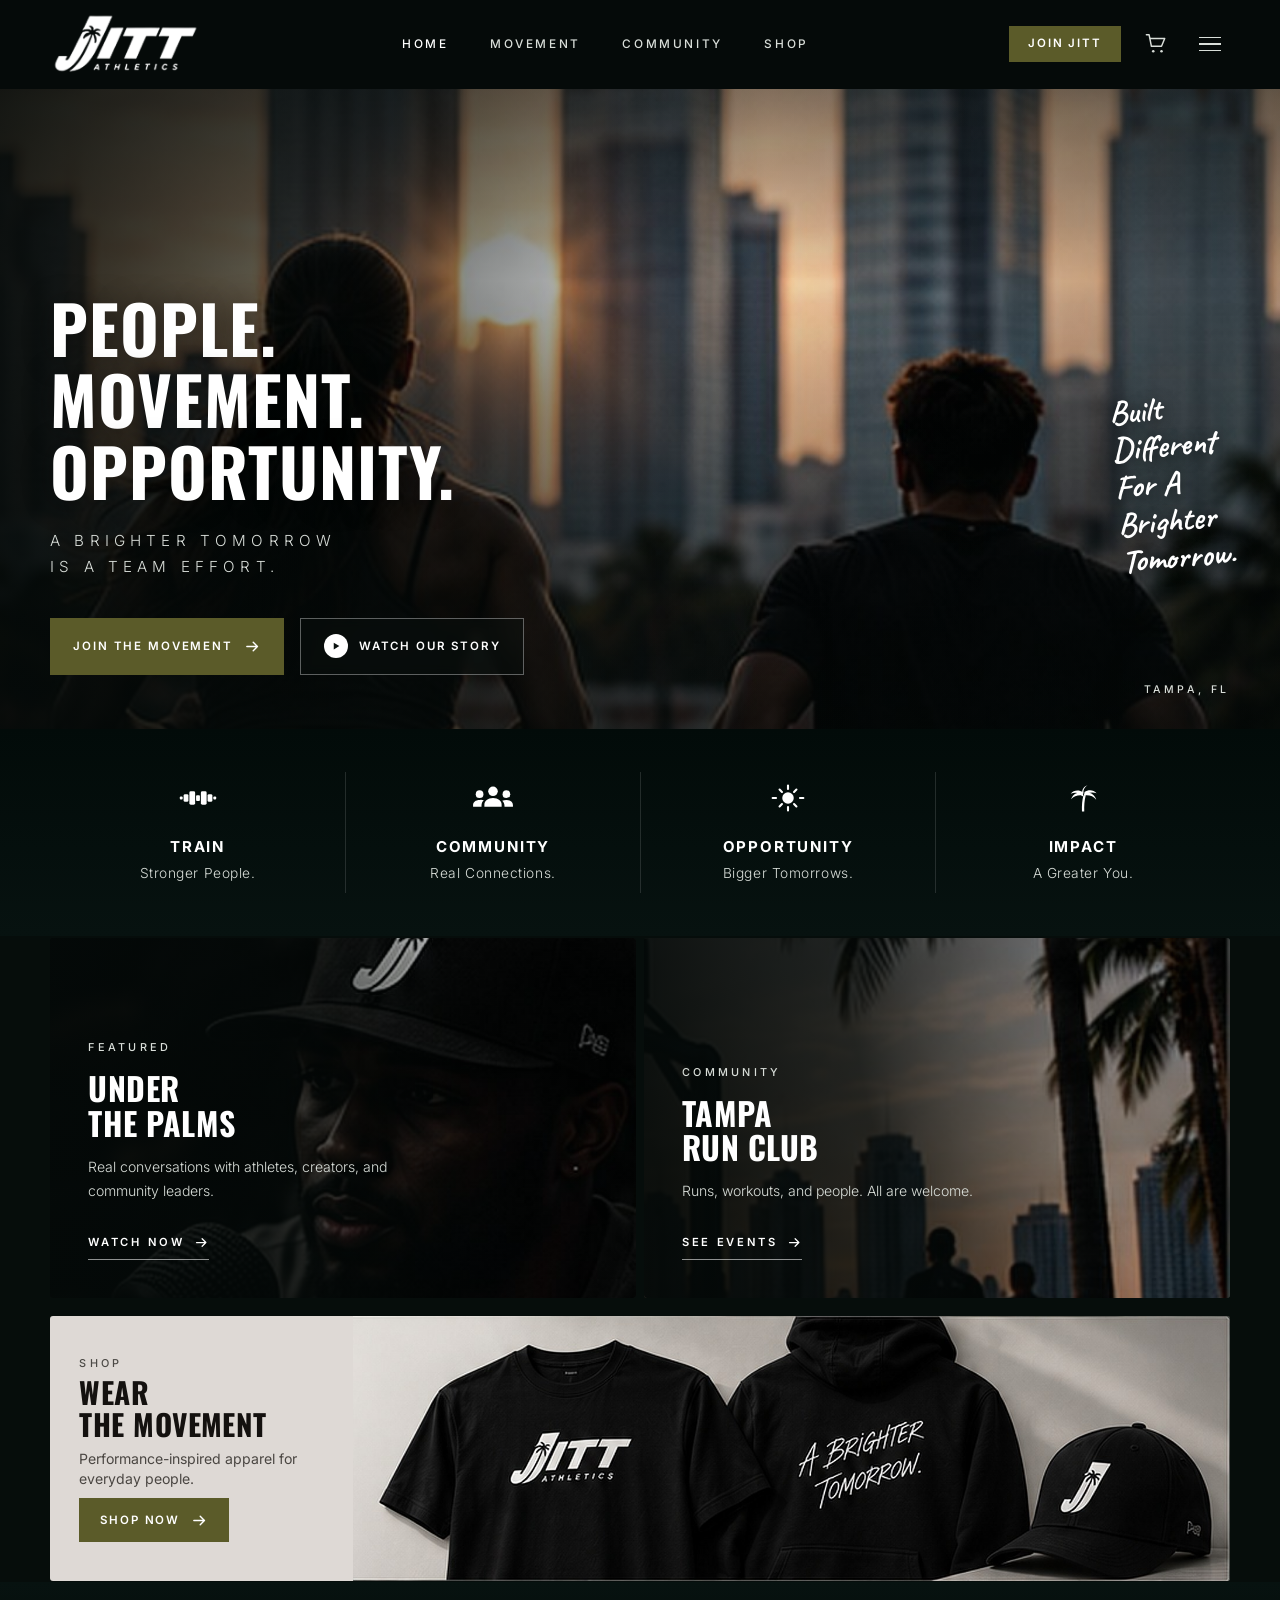
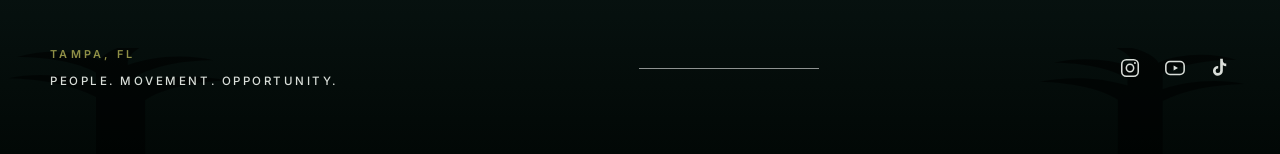
<file: index.html>
<!DOCTYPE html>
<html lang="en">
<head>
<meta charset="utf-8">
<meta name="viewport" content="width=device-width, initial-scale=1">
<title>JITT Athletics — People. Movement. Opportunity.</title>
<meta name="description" content="JITT Athletics — Tampa, FL. Train, connect, and build a brighter tomorrow. A brighter tomorrow is a team effort.">
<meta name="theme-color" content="#060d0b">

<meta property="og:type" content="website">
<meta property="og:title" content="JITT Athletics — People. Movement. Opportunity.">
<meta property="og:description" content="A brighter tomorrow is a team effort. Tampa, FL.">
<meta property="og:image" content="assets/img/og-cover.jpg">
<meta name="twitter:card" content="summary_large_image">

<link rel="icon" href="assets/img/favicon.png" type="image/png">
<link rel="apple-touch-icon" href="assets/img/apple-touch-icon.png">
<link rel="preload" href="assets/fonts/oswald-700.woff2" as="font" type="font/woff2" crossorigin>
<link rel="preload" href="assets/fonts/inter.woff2" as="font" type="font/woff2" crossorigin>
<link rel="stylesheet" href="assets/css/styles.css">
</head>
<body>

<a class="skip-link" href="#main">Skip to content</a>

<!-- ===================== HEADER ===================== -->
<header class="site-header" id="siteHeader">
  <div class="wrap header-inner">
    <a class="logo" href="#top" aria-label="JITT Athletics — home">
      <img src="assets/img/jitt-logo.png" alt="JITT Athletics" width="332" height="144">
    </a>

    <nav class="nav" id="nav" aria-label="Main">
      <a href="#top">Home</a>
      <a href="#movement">Movement</a>
      <a href="#community">Community</a>
      <a href="#shop">Shop</a>
      <a class="nav-join" href="mailto:hello@jittathletics.com?subject=Join%20JITT" data-join>Join JITT</a>
    </nav>

    <div class="header-actions">
      <a class="btn btn-join desktop-only" href="mailto:hello@jittathletics.com?subject=Join%20JITT" data-join>Join JITT</a>

      <button class="icon-btn" type="button" aria-label="Cart (0 items)" id="cartBtn">
        <svg viewBox="0 0 24 24" aria-hidden="true" fill="none" stroke="currentColor" stroke-width="1.6">
          <circle cx="9" cy="20" r="1.4" fill="currentColor" stroke="none"/>
          <circle cx="18" cy="20" r="1.4" fill="currentColor" stroke="none"/>
          <path d="M1.5 2h3l2.5 12.5h11L21.5 6H6" stroke-linecap="round" stroke-linejoin="round"/>
        </svg>
      </button>

      <button class="icon-btn nav-toggle" id="navToggle" aria-expanded="false" aria-controls="nav" aria-label="Open menu">
        <span></span><span></span><span></span>
      </button>
    </div>
  </div>
</header>

<main id="main">

  <!-- ===================== HERO ===================== -->
  <section class="hero" id="top">
    <img class="hero-img" src="assets/img/hero.jpg" alt="Three runners along the Tampa waterfront at sunset, city skyline behind them" fetchpriority="high">
    <div class="hero-scrim" aria-hidden="true"></div>

    <div class="wrap hero-inner">
      <div class="hero-copy">
        <h1 class="hero-title">People.<br>Movement.<br>Opportunity.</h1>
        <p class="hero-sub">A brighter tomorrow<br>is a team effort.</p>
        <div class="hero-actions">
          <a class="btn btn-primary" href="mailto:hello@jittathletics.com?subject=Join%20JITT" data-join>
            Join the movement
            <svg class="arrow" viewBox="0 0 24 24" aria-hidden="true"><path d="M4 12h15m-6-6 6 6-6 6" fill="none" stroke="currentColor" stroke-width="2" stroke-linecap="round" stroke-linejoin="round"/></svg>
          </a>
          <a class="btn btn-glass" href="#movement">
            <span class="play" aria-hidden="true">
              <svg viewBox="0 0 24 24"><path d="M9 7.5v9l7.5-4.5z" fill="currentColor"/></svg>
            </span>
            Watch our story
          </a>
        </div>
      </div>

      <p class="hero-script" aria-hidden="true">Built<br>Different<br>For A<br>Brighter<br>Tomorrow.</p>
      <p class="hero-place">Tampa, FL</p>
    </div>
  </section>

  <!-- ===================== PILLARS ===================== -->
  <section class="pillars" id="movement" aria-label="What JITT is about">
    <div class="wrap pillar-grid">

      <div class="pillar reveal">
        <svg class="pillar-icon" viewBox="0 0 48 32" aria-hidden="true" fill="currentColor">
          <rect x="22" y="13" width="4" height="6" rx="1"/>
          <rect x="15" y="9" width="6" height="14" rx="1.5"/>
          <rect x="27" y="9" width="6" height="14" rx="1.5"/>
          <rect x="9" y="12" width="5" height="8" rx="1.5"/>
          <rect x="34" y="12" width="5" height="8" rx="1.5"/>
          <rect x="5" y="14.5" width="3" height="3" rx="1"/>
          <rect x="40" y="14.5" width="3" height="3" rx="1"/>
        </svg>
        <h2>Train</h2>
        <p>Stronger People.</p>
      </div>

      <div class="pillar reveal">
        <svg class="pillar-icon" viewBox="0 0 48 32" aria-hidden="true" fill="currentColor">
          <circle cx="24" cy="9" r="5"/>
          <path d="M24 16c-5.5 0-9 3.2-9 7v2h18v-2c0-3.8-3.5-7-9-7z"/>
          <circle cx="10" cy="12" r="4"/>
          <path d="M10 18c-4.2 0-6.8 2.4-6.8 5.3V25H12v-1.2c0-2.2.9-4.2 2.4-5.5A11 11 0 0 0 10 18z"/>
          <circle cx="38" cy="12" r="4"/>
          <path d="M38 18c-1.6 0-3 .3-4.4.8 1.5 1.3 2.4 3.3 2.4 5.5V25h8.8v-1.7c0-2.9-2.6-5.3-6.8-5.3z"/>
        </svg>
        <h2>Community</h2>
        <p>Real Connections.</p>
      </div>

      <div class="pillar reveal">
        <svg class="pillar-icon" viewBox="0 0 48 32" aria-hidden="true" fill="none" stroke="currentColor" stroke-width="2.2" stroke-linecap="round">
          <circle cx="24" cy="16" r="6" fill="currentColor" stroke="none"/>
          <path d="M24 3v3.5M24 25.5V29M11.5 16H8M40 16h-3.5M15.2 7.2l2.5 2.5M30.3 22.3l2.5 2.5M32.8 7.2l-2.5 2.5M17.7 22.3l-2.5 2.5"/>
        </svg>
        <h2>Opportunity</h2>
        <p>Bigger Tomorrows.</p>
      </div>

      <div class="pillar reveal">
        <svg class="pillar-icon" viewBox="0 0 48 32" aria-hidden="true" fill="currentColor">
          <path d="M22.9 30c-.2-6.1.2-11.7 1.5-16.6l2.3.6C25.5 18.6 25.1 24 25.3 30z"/>
          <path d="M24.2 13.4c-4.9-1-9.6.5-12.7 4 1.7-5.2 6.2-8 11.9-7.1z"/>
          <path d="M24 12.6c-4.3-2.5-9.2-2.8-12.8-1.1 3-3.9 8.5-4.4 12.6-1.7z"/>
          <path d="M25.2 13.4c5-.9 9.6.7 12.6 4.3-1.5-5.3-6-8.2-11.7-7.4z"/>
          <path d="M25.4 12.6c4.2-2.6 9.1-3.1 12.8-1.5-3.1-3.8-8.6-4.2-12.6-1.3z"/>
          <path d="M24.6 11.3c-.7-3.6 1.2-7 4.1-8.3-3.2.4-5.9 3.7-5.5 8z"/>
          <circle cx="23.3" cy="13.1" r="1"/><circle cx="26" cy="12.8" r="1"/>
        </svg>
        <h2>Impact</h2>
        <p>A Greater You.</p>
      </div>

    </div>
  </section>

  <!-- ===================== FEATURE CARDS ===================== -->
  <section class="features" id="community">
    <div class="wrap">
      <div class="feature-row">

        <article class="feature reveal">
          <img class="feature-img" src="assets/img/podcast.jpg" alt="A JITT Athletics guest speaking into a studio microphone">
          <div class="feature-scrim" aria-hidden="true"></div>
          <div class="feature-body">
            <p class="label">Featured</p>
            <h2>Under<br>the Palms</h2>
            <p class="feature-text">Real conversations with athletes, creators, and community leaders.</p>
            <a class="link-arrow" href="#">Watch now
              <svg viewBox="0 0 24 24" aria-hidden="true"><path d="M4 12h15m-6-6 6 6-6 6" fill="none" stroke="currentColor" stroke-width="2" stroke-linecap="round" stroke-linejoin="round"/></svg>
            </a>
          </div>
        </article>

        <article class="feature reveal">
          <img class="feature-img" src="assets/img/runclub.jpg" alt="Two runners watching the Tampa skyline from a palm-lined court at dusk">
          <div class="feature-scrim" aria-hidden="true"></div>
          <div class="feature-body">
            <p class="label">Community</p>
            <h2>Tampa<br>Run Club</h2>
            <p class="feature-text">Runs, workouts, and people. All are welcome.</p>
            <a class="link-arrow" href="#">See events
              <svg viewBox="0 0 24 24" aria-hidden="true"><path d="M4 12h15m-6-6 6 6-6 6" fill="none" stroke="currentColor" stroke-width="2" stroke-linecap="round" stroke-linejoin="round"/></svg>
            </a>
          </div>
        </article>

      </div>

      <!-- Shop banner -->
      <article class="shop reveal" id="shop">
        <div class="shop-copy">
          <p class="label">Shop</p>
          <h2>Wear<br>the Movement</h2>
          <p class="shop-text">Performance-inspired apparel for everyday people.</p>
          <a class="btn btn-primary" href="#">
            Shop now
            <svg class="arrow" viewBox="0 0 24 24" aria-hidden="true"><path d="M4 12h15m-6-6 6 6-6 6" fill="none" stroke="currentColor" stroke-width="2" stroke-linecap="round" stroke-linejoin="round"/></svg>
          </a>
        </div>
        <img class="shop-img" src="assets/img/products.jpg" alt="JITT Athletics black tee, hoodie, and cap">
      </article>
    </div>
  </section>

</main>

<!-- ===================== FOOTER ===================== -->
<footer class="site-footer">
  <div class="palms" aria-hidden="true"></div>
  <div class="wrap footer-inner">
    <div class="footer-left">
      <p class="footer-place">Tampa, FL</p>
      <p class="footer-tag">People. Movement. Opportunity.</p>
    </div>

    <span class="footer-rule" aria-hidden="true"></span>

    <nav class="socials" aria-label="Social media">
      <!-- EDIT ME: point these at the real profiles -->
      <a href="#" aria-label="JITT Athletics on Instagram">
        <svg viewBox="0 0 24 24" aria-hidden="true" fill="none" stroke="currentColor" stroke-width="1.7">
          <rect x="3" y="3" width="18" height="18" rx="5"/><circle cx="12" cy="12" r="4"/><circle cx="17.4" cy="6.6" r="1.1" fill="currentColor" stroke="none"/>
        </svg>
      </a>
      <a href="#" aria-label="JITT Athletics on YouTube">
        <svg viewBox="0 0 24 24" aria-hidden="true" fill="none" stroke="currentColor" stroke-width="1.7">
          <rect x="2" y="5" width="20" height="14" rx="4.5"/><path d="M10.5 9.2v5.6l4.8-2.8z" fill="currentColor" stroke="none"/>
        </svg>
      </a>
      <a href="#" aria-label="JITT Athletics on TikTok">
        <svg viewBox="0 0 24 24" aria-hidden="true" fill="currentColor">
          <path d="M16.2 2h-2.9v13.1a2.5 2.5 0 1 1-2.2-2.5v-2.9a5.4 5.4 0 1 0 5.1 5.4V8.9a6.4 6.4 0 0 0 3.7 1.2V7.2a3.7 3.7 0 0 1-3.7-3.7V2z"/>
        </svg>
      </a>
    </nav>
  </div>

</footer>

<!-- ===================== JOIN DIALOG ===================== -->
<!-- Gives the "Join JITT" buttons somewhere to go without adding a section
     that isn't in the design. -->
<div class="modal" id="joinModal" hidden>
  <div class="modal-backdrop" data-close></div>
  <div class="modal-panel" role="dialog" aria-modal="true" aria-labelledby="joinTitle">
    <button class="modal-close" type="button" aria-label="Close" data-close>&times;</button>
    <p class="label">Join JITT</p>
    <h2 id="joinTitle">Get on the list</h2>
    <p class="modal-text">Runs, drops, and events in Tampa — straight to your inbox. No spam.</p>

    <!--
      FORM SETUP: create a free form at https://formspree.io (or Mailchimp,
      Beehiiv, ConvertKit) and paste the endpoint into action="" below.
      Until then this falls back to opening the visitor's email app.
    -->
    <form class="join-form" id="joinForm" data-mailto="hello@jittathletics.com" novalidate>
      <label class="sr-only" for="joinEmail">Email address</label>
      <input id="joinEmail" name="email" type="email" placeholder="you@email.com" autocomplete="email" required>
      <button class="btn btn-primary" type="submit">Join</button>
    </form>
    <p class="form-note" id="joinNote" role="status"></p>
  </div>
</div>

<script src="assets/js/main.js"></script>
</body>
</html>
</file>
<file: assets/css/styles.css>
/* ==========================================================================
   JITT ATHLETICS
   Palette sampled from the brand comp. Change the brand in :root below.
   ========================================================================== */

/* ---- Self-hosted fonts (latin subset, from Google Fonts) ---- */
@font-face {
  font-family: 'Oswald';
  font-style: normal; font-weight: 700; font-display: swap;
  src: url("../fonts/oswald-700.woff2") format("woff2");
}
@font-face {
  font-family: 'Caveat';
  font-style: normal; font-weight: 700; font-display: swap;
  src: url("../fonts/caveat-700.woff2") format("woff2");
}
@font-face {
  font-family: 'Inter';
  font-style: normal; font-weight: 300 700; font-display: swap;
  src: url("../fonts/inter.woff2") format("woff2");
}


:root {
  /* ---- Brand ---- */
  --bg:          #060d0b;   /* near-black green, page base */
  --bg-2:        #0a1512;   /* raised bands */
  --bg-3:        #0e1a16;   /* cards */
  --accent:      #5b5b29;   /* olive — buttons */
  --accent-hi:   #8f8f46;   /* brighter olive — small text, hovers */
  --cream:       #ded9d5;   /* light shop panel */
  --ink:         #ffffff;
  --ink-soft:    #d9ded9;
  --muted:       #97a19a;
  --line:        rgba(255,255,255,0.13);

  /* ---- Type ---- */
  --display: "Oswald", "Arial Narrow", sans-serif;
  --body:    "Inter", -apple-system, BlinkMacSystemFont, "Segoe UI", Roboto, sans-serif;
  --script:  "Caveat", "Segoe Script", cursive;

  --wrap: 1180px;
  --header-h: 88px;
}

*, *::before, *::after { box-sizing: border-box; }
html { scroll-behavior: smooth; }
body {
  margin: 0;
  background: var(--bg);
  color: var(--ink);
  font-family: var(--body);
  font-size: 16px;
  line-height: 1.6;
  -webkit-font-smoothing: antialiased;
  overflow-x: hidden;
}
img { display: block; max-width: 100%; }
h1, h2 {
  font-family: var(--display);
  font-weight: 700;
  text-transform: uppercase;
  line-height: 1.08;
  letter-spacing: 0.015em;
  margin: 0;
}
p { margin: 0; }
a { color: inherit; text-decoration: none; }

.wrap { width: min(100% - 2.5rem, var(--wrap)); margin-inline: auto; }
.sr-only {
  position: absolute; width: 1px; height: 1px; padding: 0; margin: -1px;
  overflow: hidden; clip: rect(0 0 0 0); white-space: nowrap; border: 0;
}
.skip-link {
  position: absolute; left: -999px; top: 0; z-index: 300;
  background: var(--accent); color: #fff; padding: 0.8rem 1.25rem; font-weight: 600;
}
.skip-link:focus { left: 0; }
:focus-visible { outline: 2px solid var(--accent-hi); outline-offset: 3px; }

/* Small uppercase label used across sections */
.label {
  font-size: 0.68rem; font-weight: 500;
  text-transform: uppercase; letter-spacing: 0.3em;
  color: var(--ink-soft); margin-bottom: 0.9rem;
}

/* ===================== Header ===================== */
.site-header {
  position: sticky; top: 0; z-index: 120;
  background: #050a09;
  border-bottom: 1px solid transparent;
  transition: border-color 0.3s ease;
}
.site-header.scrolled { border-bottom-color: var(--line); }
.header-inner {
  display: flex; align-items: center; justify-content: space-between;
  height: var(--header-h); gap: 1.5rem;
}
.logo img { width: 152px; height: auto; }

.nav { display: flex; align-items: center; gap: 2.6rem; }
.nav > a {
  font-size: 0.74rem; font-weight: 500;
  text-transform: uppercase; letter-spacing: 0.22em;
  color: var(--ink-soft); transition: color 0.2s ease;
  white-space: nowrap;
}
.nav > a:hover, .nav > a.active { color: #fff; }
.nav-join { display: none; }

.header-actions { display: flex; align-items: center; gap: 0.9rem; }

.icon-btn {
  display: grid; place-items: center;
  width: 40px; height: 40px; padding: 0;
  background: none; border: 0; color: var(--ink-soft); cursor: pointer;
  transition: color 0.2s ease;
}
.icon-btn:hover { color: #fff; }
.icon-btn svg { width: 22px; height: 22px; }

/* flex, not the .icon-btn grid: grid stretches the three auto rows apart,
   which stops the bars meeting in the middle to form the close X. */
.nav-toggle { display: flex; flex-direction: column; align-items: center; justify-content: center; gap: 5px; }
.nav-toggle span {
  display: block; width: 22px; height: 1.5px; background: currentColor;
  transition: transform 0.25s ease, opacity 0.2s ease;
}
.nav-toggle[aria-expanded="true"] span:nth-child(1) { transform: translateY(6.5px) rotate(45deg); }
.nav-toggle[aria-expanded="true"] span:nth-child(2) { opacity: 0; }
.nav-toggle[aria-expanded="true"] span:nth-child(3) { transform: translateY(-6.5px) rotate(-45deg); }

/* ===================== Buttons ===================== */
.btn {
  display: inline-flex; align-items: center; justify-content: center; gap: 0.7rem;
  padding: 0.78rem 1.25rem; line-height: 1;
  font-family: var(--body); font-size: 0.72rem; font-weight: 600;
  text-transform: uppercase; letter-spacing: 0.16em;
  border: 1px solid transparent; cursor: pointer;
  transition: background 0.2s ease, border-color 0.2s ease, transform 0.15s ease;
}
.btn:active { transform: translateY(1px); }
.btn .arrow { width: 17px; height: 17px; flex: none; transition: transform 0.25s ease; }
.btn:hover .arrow { transform: translateX(4px); }

.btn-primary { background: var(--accent); color: #fff; border-color: var(--accent); }
.btn-primary:hover { background: #6b6b31; border-color: #6b6b31; }

.btn-join { background: var(--accent); color: #fff; padding: 0.72rem 1.15rem; }
.btn-join:hover { background: #6b6b31; }

.btn-glass {
  background: rgba(10,16,14,0.5); color: #fff;
  border-color: rgba(255,255,255,0.35);
  backdrop-filter: blur(6px);
}
.btn-glass:hover { background: rgba(10,16,14,0.75); border-color: #fff; }
.play {
  display: grid; place-items: center; flex: none;
  width: 24px; height: 24px; border-radius: 50%; background: #fff; color: #0a120f;
}
.play svg { width: 18px; height: 18px; }

/* ===================== Hero ===================== */
.hero {
  position: relative;
  min-height: clamp(420px, 55vw, 640px);
  display: flex; align-items: flex-end;
  padding-bottom: clamp(2rem, 5.3vw, 3.4rem);
  overflow: hidden;
}
.hero-img {
  position: absolute; inset: 0;
  width: 100%; height: 100%;
  object-fit: cover; object-position: 60% 42%;
}
.hero-scrim {
  position: absolute; inset: 0;
  background:
    linear-gradient(90deg, rgba(4,9,8,0.88) 0%, rgba(4,9,8,0.5) 34%, rgba(4,9,8,0.05) 60%, rgba(4,9,8,0.3) 100%),
    linear-gradient(180deg, rgba(4,9,8,0.45) 0%, transparent 30%, rgba(4,9,8,0.6) 100%);
}
.hero-inner { position: relative; z-index: 2; width: min(100% - 2.5rem, var(--wrap)); }
.hero-copy { max-width: 40rem; }

.hero-title {
  font-size: clamp(2.1rem, 5.18vw, 4.4rem);
  margin-bottom: 1.35rem;
  text-shadow: 0 2px 30px rgba(0,0,0,0.45);
}
.hero-sub {
  font-size: clamp(0.78rem, 1.35vw, 0.95rem); font-weight: 300;
  text-transform: uppercase; letter-spacing: 0.34em; line-height: 1.7;
  color: var(--ink-soft); margin-bottom: 2.4rem;
}
.hero-actions { display: flex; flex-wrap: wrap; gap: 1rem; }
.hero-actions .btn { padding: 0.95rem 1.4rem; }

.hero-script {
  position: absolute; right: 0; top: 50%;
  transform: translateY(-50%) rotate(-5deg);
  font-family: var(--script); font-size: clamp(1.5rem, 2.6vw, 2.1rem);
  line-height: 1.12; text-align: left; color: #fff;
  text-shadow: 0 2px 16px rgba(0,0,0,0.6);
  pointer-events: none;
}
.hero-place {
  position: absolute; right: 0; bottom: -1.5rem;
  font-size: 0.66rem; font-weight: 500;
  text-transform: uppercase; letter-spacing: 0.34em; color: var(--ink-soft);
}

/* ===================== Pillars ===================== */
.pillars {
  background: linear-gradient(180deg, #020b09 0%, #071210 100%);
  padding: clamp(2rem, 3.4vw, 2.7rem) 0;
}
.pillar-grid { display: grid; grid-template-columns: repeat(4, 1fr); }
.pillar {
  text-align: center; padding: 0.6rem clamp(0.5rem, 2vw, 1.5rem);
  border-left: 1px solid var(--line);
}
.pillar:first-child { border-left: 0; }
.pillar-icon { width: 46px; height: 32px; color: #fff; margin: 0 auto 1.1rem; }
.pillar h2 {
  font-family: var(--body); font-weight: 700; font-size: 0.94rem;
  text-transform: uppercase; letter-spacing: 0.12em; margin-bottom: 0.4rem;
}
.pillar p { font-size: 0.86rem; font-weight: 300; color: var(--ink-soft); letter-spacing: 0.04em; }

/* ===================== Feature cards ===================== */
/* The comp butts the cards straight against the pillars and the footer. */
.features { padding: 2px 0 1px; }
.feature-row { display: grid; grid-template-columns: 1fr 1fr; gap: 0.45rem; margin-bottom: 1.1rem; }

.feature {
  position: relative;
  min-height: clamp(280px, 28.9vw, 360px);
  display: flex; align-items: flex-end;
  border-radius: 3px; overflow: hidden;
  background: var(--bg-3);
}
.feature-img {
  position: absolute; inset: 0;
  width: 100%; height: 100%; object-fit: cover;
  transition: transform 0.7s cubic-bezier(.2,.7,.3,1);
}
.feature:nth-child(1) .feature-img { object-position: 78% 32%; }
.feature:nth-child(2) .feature-img { object-position: 62% 50%; }
.feature:hover .feature-img { transform: scale(1.04); }
.feature-scrim {
  position: absolute; inset: 0;
  background: linear-gradient(78deg, rgba(4,9,8,0.96) 6%, rgba(4,9,8,0.82) 40%, rgba(4,9,8,0.22) 74%);
}
.feature-body {
  position: relative; z-index: 1;
  padding: clamp(1.6rem, 3vw, 2.4rem); max-width: 24rem;
}
.feature h2 { font-size: clamp(1.45rem, 2.5vw, 2rem); margin-bottom: 0.9rem; }
.feature-text {
  font-size: 0.88rem; font-weight: 300; color: var(--ink-soft);
  line-height: 1.75; margin-bottom: 1.5rem; max-width: 21rem;
}

.link-arrow {
  position: relative;
  display: inline-flex; align-items: center; gap: 0.6rem;
  font-size: 0.7rem; font-weight: 600;
  text-transform: uppercase; letter-spacing: 0.24em;
  padding-bottom: 0.45rem; border-bottom: 1px solid rgba(255,255,255,0.55);
  transition: border-color 0.2s ease, color 0.2s ease;
}
.link-arrow svg { width: 15px; height: 15px; transition: transform 0.25s ease; }
/* Expand the touch target to ~44px without moving the underline. */
.link-arrow::after { content: ""; position: absolute; inset: -11px -8px -8px; }
.link-arrow:hover { border-bottom-color: var(--accent-hi); color: var(--accent-hi); }
.link-arrow:hover svg { transform: translateX(4px); }

/* ===================== Shop banner ===================== */
.shop {
  position: relative; display: grid;
  grid-template-columns: minmax(248px, 1fr) 2.9fr;
  align-items: center; gap: 0;
  background: var(--cream); color: #14110f;
  border-radius: 3px; overflow: hidden;
}
.shop-copy { padding: clamp(1.3rem, 2.3vw, 2rem); position: relative; z-index: 2; }
.shop .label { margin-bottom: 0.3rem; }
.shop .label { color: #4c4a46; }
.shop h2 { font-size: clamp(1.4rem, 2.3vw, 1.9rem); color: #14110f; margin-bottom: 0.5rem; }
.shop-text {
  font-size: 0.88rem; font-weight: 400; color: #4a4642;
  line-height: 1.45; margin-bottom: 0.55rem; max-width: 20rem;
}
.shop-img { width: 100%; height: auto; }

/* ===================== Footer ===================== */
.site-footer {
  position: relative; overflow: hidden;
  background: linear-gradient(180deg, #071210 0%, #020806 100%);
  padding: clamp(2.4rem, 5.13vw, 4rem) 0;
}
.palms {
  position: absolute; inset: auto 0 0 0; height: 62%;
  background: url("data:image/svg+xml,%3Csvg xmlns='http://www.w3.org/2000/svg' viewBox='0 0 1200 260' preserveAspectRatio='none'%3E%3Cg fill='%23000' opacity='.55'%3E%3Cpath d='M90 260V120c-22-30-52-44-82-46 26-14 58-8 82 14V60c-18-26-46-38-74-38 26-20 58-16 78 8 6-26 26-44 52-48-18 16-28 38-26 60 22-22 54-28 80-12-30 0-58 16-74 42v18c26-22 60-26 88-10-32 2-62 20-78 48v132z'/%3E%3Cpath d='M1090 260V130c20-28 48-40 76-42-24-13-54-7-76 13V64c17-24 43-35 69-35-24-19-54-15-73 7-5-24-24-41-48-45 17 15 26 35 24 56-20-20-50-26-74-11 28 0 54 15 69 39v17c-24-20-56-24-82-9 30 2 58 18 73 44v133z'/%3E%3C/g%3E%3C/svg%3E") bottom center / cover no-repeat;
  pointer-events: none;
}
.footer-inner {
  position: relative; z-index: 2;
  display: flex; align-items: center; justify-content: space-between; gap: 2rem;
}
.footer-place {
  font-size: 0.68rem; font-weight: 600;
  text-transform: uppercase; letter-spacing: 0.3em;
  color: var(--accent-hi); margin-bottom: 0.5rem;
}
.footer-tag {
  font-size: 0.72rem; font-weight: 500;
  text-transform: uppercase; letter-spacing: 0.22em; color: var(--ink-soft);
}
.footer-rule { flex: 0 1 180px; height: 1px; background: rgba(255,255,255,0.55); }
.socials { display: flex; gap: 1.4rem; }
.socials a {
  position: relative; display: grid; place-items: center;
  color: var(--ink-soft); transition: color 0.2s ease, transform 0.2s ease;
}
.socials a::after { content: ""; position: absolute; inset: -11px; }
.socials a:hover { color: #fff; transform: translateY(-2px); }
.socials svg { width: 22px; height: 22px; }

.footer-legal { position: relative; z-index: 2; margin-top: 2.5rem; }
.footer-legal p { font-size: 0.7rem; letter-spacing: 0.08em; color: #6d7872; }

/* ===================== Join modal ===================== */
.modal { position: fixed; inset: 0; z-index: 200; display: grid; place-items: center; padding: 1.5rem; }
.modal[hidden] { display: none; }
.modal-backdrop { position: absolute; inset: 0; background: rgba(2,6,5,0.8); backdrop-filter: blur(4px); }
.modal-panel {
  position: relative; width: min(100%, 430px);
  background: var(--bg-3); border: 1px solid var(--line);
  padding: clamp(1.8rem, 4vw, 2.5rem);
  animation: pop 0.25s ease;
}
@keyframes pop { from { opacity: 0; transform: translateY(14px); } }
.modal-panel h2 { font-size: 2rem; margin-bottom: 0.9rem; }
.modal-text { font-size: 0.88rem; font-weight: 300; color: var(--ink-soft); line-height: 1.7; margin-bottom: 1.5rem; }
.modal-close {
  position: absolute; top: 0.6rem; right: 0.9rem;
  background: none; border: 0; color: var(--muted);
  font-size: 1.9rem; line-height: 1; cursor: pointer;
}
.modal-close:hover { color: #fff; }

.join-form { display: flex; gap: 0.6rem; flex-wrap: wrap; }
.join-form input {
  flex: 1 1 12rem; min-width: 0;
  padding: 0.95rem 1rem;
  background: #0a120f; color: #fff;
  border: 1px solid var(--line); font: inherit; font-size: 0.92rem;
}
.join-form input:focus { border-color: var(--accent-hi); outline: none; }
.join-form input.invalid { border-color: #e0736a; }
.form-note { margin-top: 0.85rem; font-size: 0.82rem; color: var(--muted); min-height: 1.2rem; }
.form-note.ok { color: var(--accent-hi); }
.form-note.err { color: #e0736a; }

/* ===================== Reveal ===================== */
.reveal { opacity: 0; transform: translateY(20px); transition: opacity 0.7s ease, transform 0.7s ease; }
.reveal.visible { opacity: 1; transform: none; }

/* ===================== Responsive ===================== */
@media (max-width: 1040px) {
  .hero-script { font-size: 1.35rem; right: -0.5rem; }
}

/* The drawer and the collapsed nav share one breakpoint, so the menu button
   always has a menu to open. */
@media (max-width: 900px) {
  .desktop-only { display: none; }

  .nav {
    position: fixed; inset: var(--header-h) 0 auto 0;
    flex-direction: column; align-items: stretch; gap: 0;
    background: #050a09; border-bottom: 1px solid var(--line);
    padding: 0.5rem 1.25rem 1.5rem;
    transform: translateY(-110%); visibility: hidden;
    transition: transform 0.3s ease, visibility 0.3s ease;
    max-height: calc(100dvh - var(--header-h)); overflow-y: auto;
  }
  .nav.open { transform: none; visibility: visible; }
  .nav > a { display: block; padding: 1.05rem 0; border-bottom: 1px solid var(--line); font-size: 0.8rem; }
  .nav-join {
    display: block; text-align: center; margin-top: 1.1rem;
    background: var(--accent); color: #fff; border-bottom: 0;
    padding: 1.05rem 1rem !important;
  }

  .feature-row { grid-template-columns: 1fr; }
  .shop { grid-template-columns: 1fr; }
  .shop-img { order: -1; width: 100%; height: auto; }
}

@media (max-width: 860px) {
  .pillar-grid { grid-template-columns: 1fr 1fr; row-gap: 2.25rem; }
  .pillar:nth-child(odd) { border-left: 0; }
  .pillar:nth-child(3), .pillar:nth-child(4) { padding-top: 2rem; border-top: 1px solid var(--line); }
}

@media (max-width: 760px) {
  :root { --header-h: 66px; }
  .logo img { width: 112px; }

  .hero { min-height: 78vh; }
  .hero-img { object-position: 62% 38%; }
  .hero-scrim {
    background:
      linear-gradient(180deg, rgba(4,9,8,0.72) 0%, rgba(4,9,8,0.4) 35%, rgba(4,9,8,0.88) 100%),
      linear-gradient(90deg, rgba(4,9,8,0.8) 0%, rgba(4,9,8,0.25) 100%);
  }
  .hero-title { font-size: clamp(2.5rem, 12vw, 3.6rem); }
  .hero-sub { letter-spacing: 0.26em; margin-bottom: 1.9rem; }
  .hero-actions .btn { flex: 1 1 100%; }
  .hero-script { display: none; }
  .hero-place { right: auto; left: 0; bottom: -2.25rem; }

  .footer-inner { flex-wrap: wrap; gap: 1.75rem; }
  .footer-rule { display: none; }
}

@media (max-width: 420px) {
  .pillar-grid { grid-template-columns: 1fr; }
  .pillar { border-left: 0; }
  .pillar:not(:first-child) { padding-top: 1.75rem; border-top: 1px solid var(--line); }
}

@media (prefers-reduced-motion: reduce) {
  html { scroll-behavior: auto; }
  *, *::before, *::after {
    animation-duration: 0.001ms !important; animation-iteration-count: 1 !important;
    transition-duration: 0.001ms !important;
  }
  .reveal { opacity: 1; transform: none; }
}
</file>
